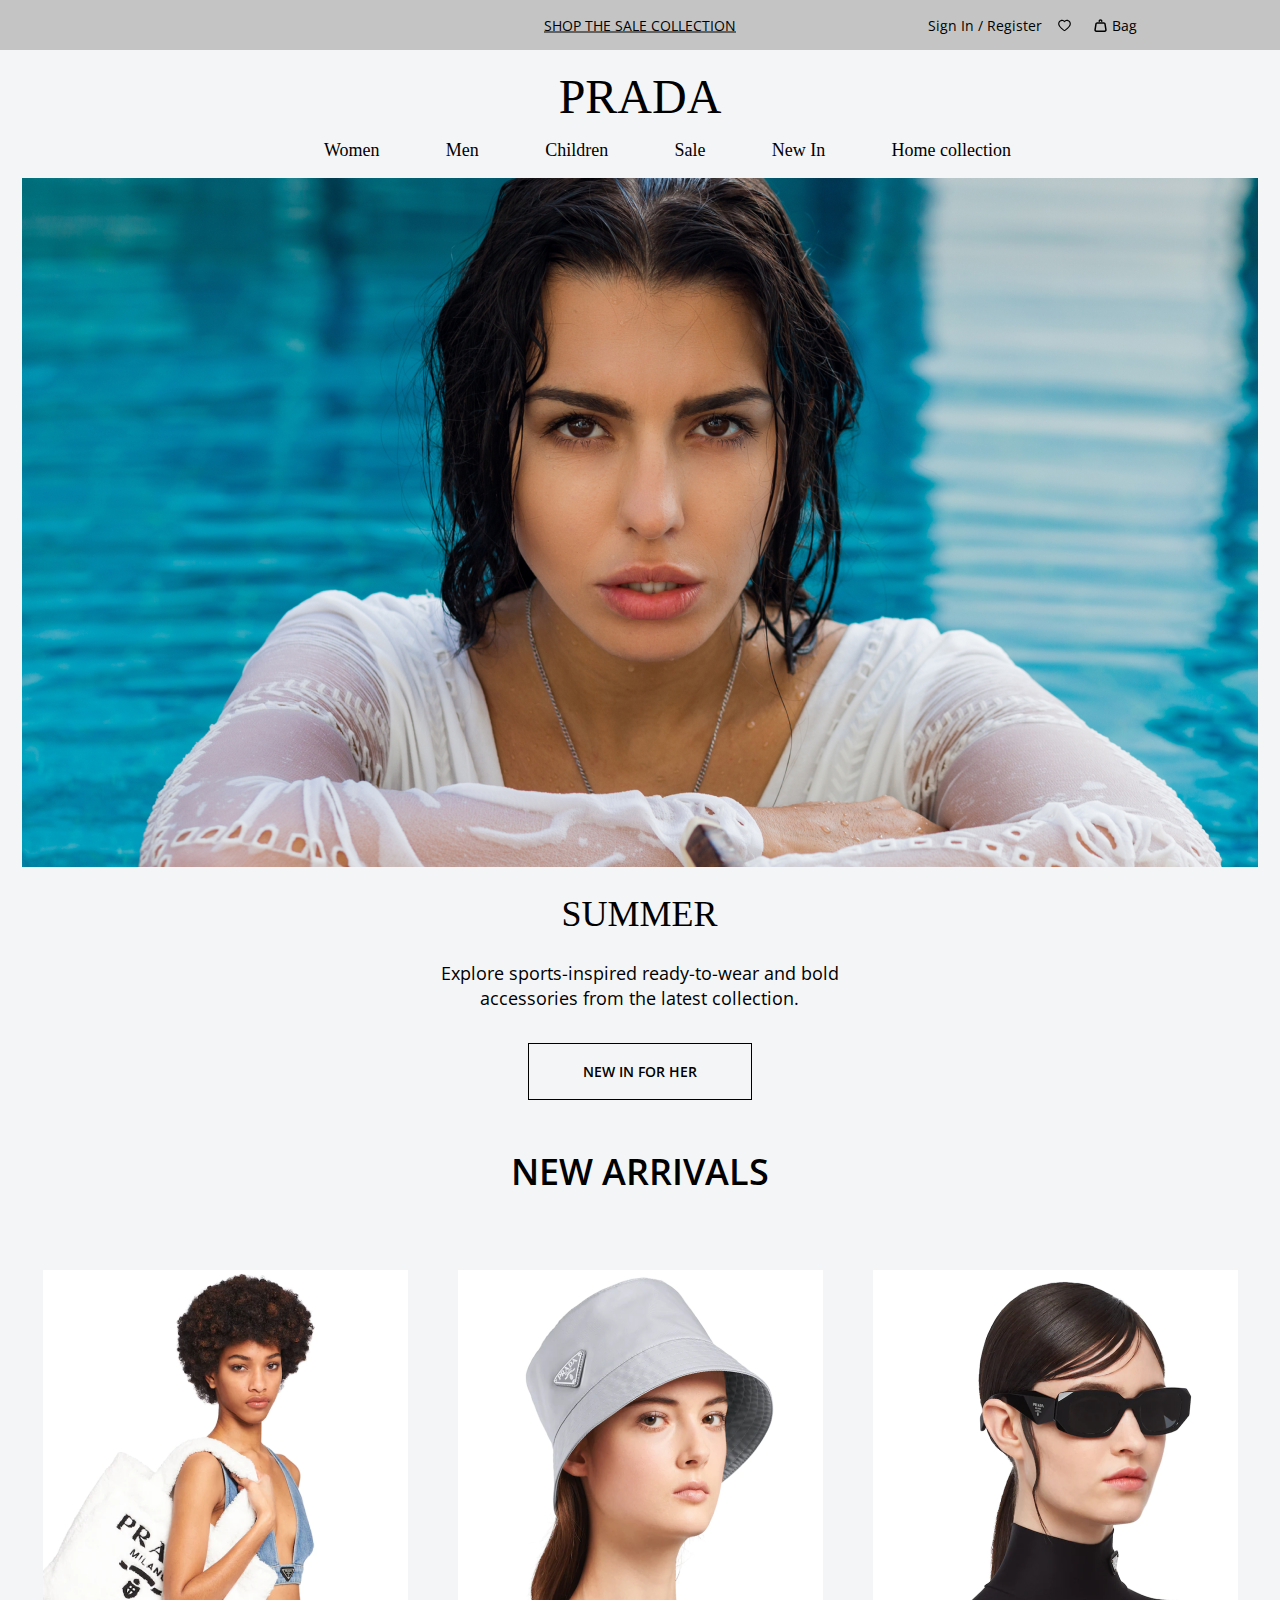
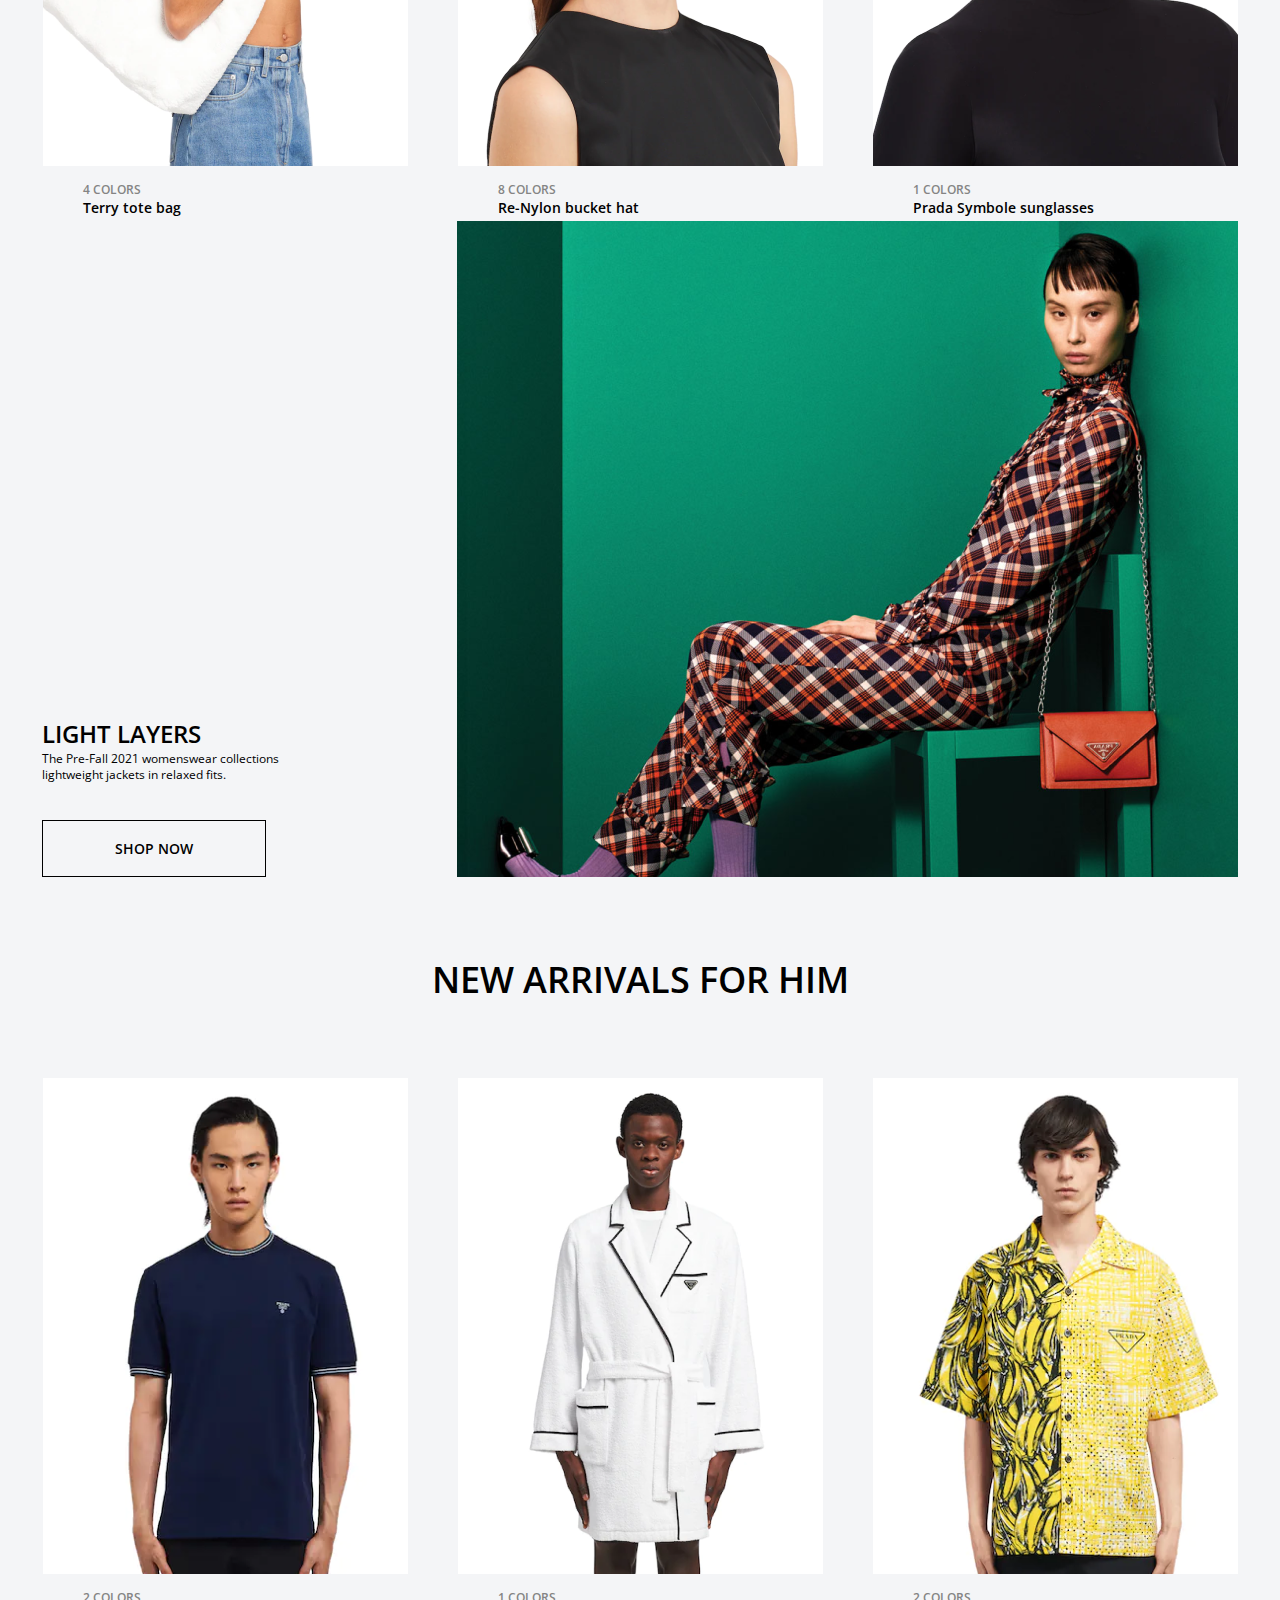
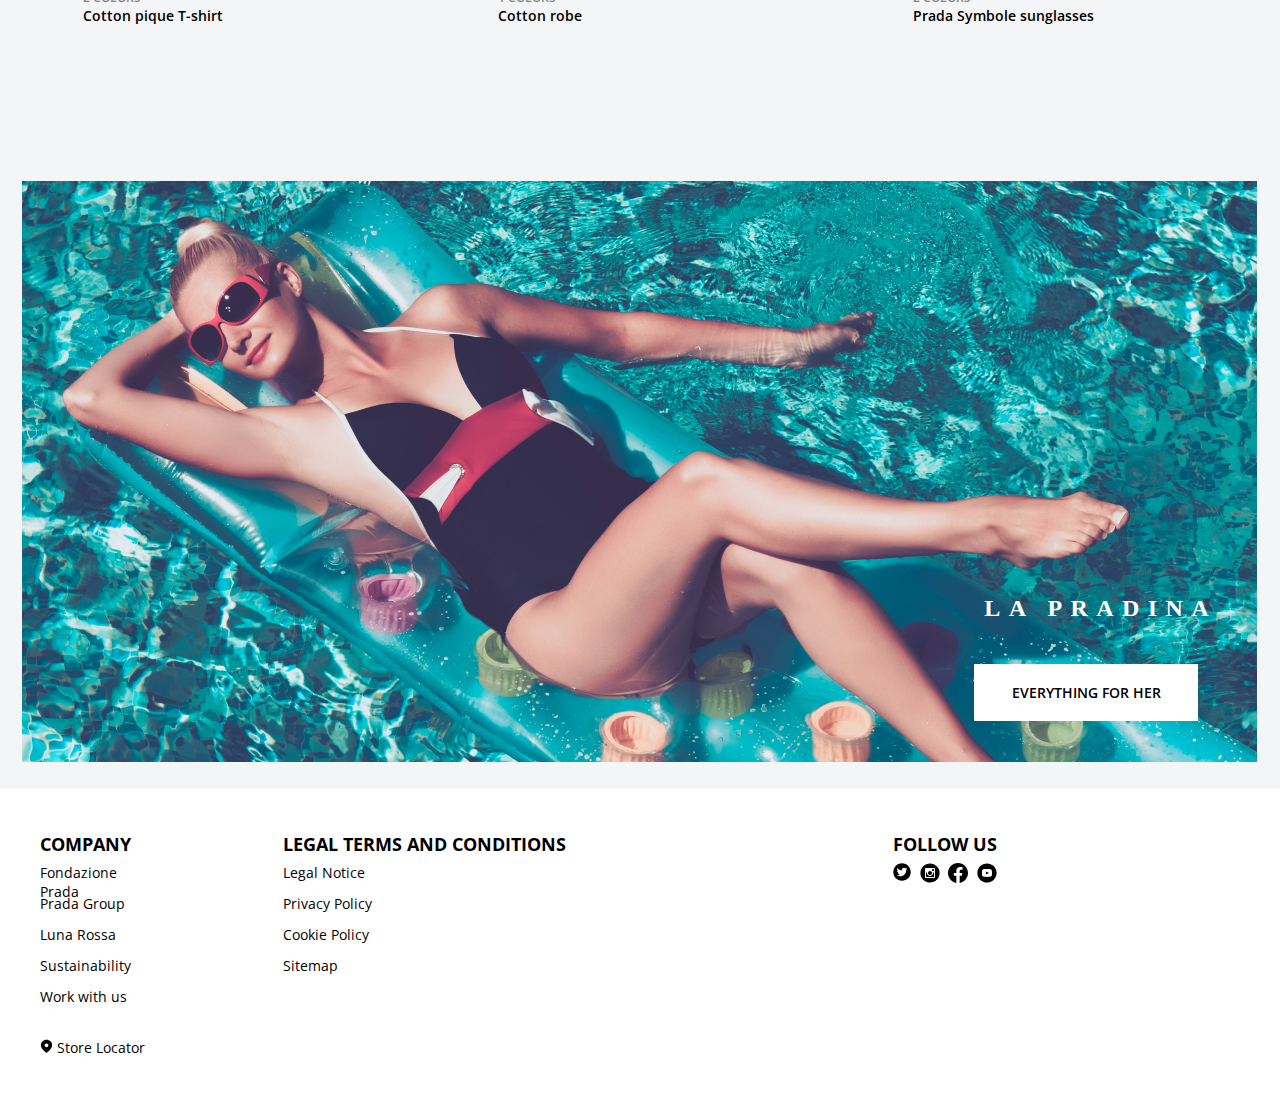
<file: exercise-1/index.html>
<html lang="en">
  <head>
    <meta charset="UTF-8" />
    <meta name="viewport" content="width=device-width, initial-scale=1.0" />
    <title>Document</title>
    <link rel="stylesheet" href="./style.css" />
    <link
      rel="stylesheet"
      href="https://fonts.googleapis.com/css2?family=Open+Sans&display=swap"
    />
  </head>
  <body>
    <header>
      <div class="header-title">SHOP THE SALE COLLECTION</div>
      <div class="header-links">
        <a href="" class="remove-link">Sign In / Register</a>
        <a href="" class="remove-link"
          ><img id="heart" src="./assets/ant-design_heart-outlined.svg" alt=""
        /></a>
        <a href="" class="flex remove-link" id="bag">
          <img src="./assets/iconoir_shopping-bag.svg" alt="" />
          <div style="margin-left: 4px">Bag</div>
        </a>
      </div>
    </header>
    <main>
      <div class="main-container">
        <div class="title">PRADA</div>
        <ul class="nav-ul">
          <li><a class="remove-link" href="">Women</a></li>
          <li><a class="remove-link" href="">Men</a></li>
          <li><a class="remove-link" href="">Children</a></li>
          <li><a class="remove-link" href="">Sale</a></li>
          <li><a class="remove-link" href="">New In</a></li>
          <li><a class="remove-link" href="">Home collection</a></li>
        </ul>
        <div class="hero-container">
          <img
            class="hero"
            src="./assets/sexy-woman-with-boho-accsessorises-posing-in-pool-2021-04-06-18-50-44-utc 1.png"
            alt=""
          />
        </div>
        <div class="summer">
          <div class="summer-title">SUMMER</div>
          <p class="summer-text">
            Explore sports-inspired ready-to-wear and bold accessories from the
            latest collection.
          </p>
          <div class="flex-justify-center">
            <button class="summer-btn">NEW IN FOR HER</button>
          </div>
        </div>
        <div class="new-arrivals">
          <div class="new-arrivals-title">NEW ARRIVALS</div>
          <div class="items-container">
            <div class="item">
              <img class="item-image" src="./assets/Mask Group.png" alt="" />
              <div class="item-description">
                <div class="item-selection">4 COLORS</div>
                <div class="item-name">Terry tote bag</div>
              </div>
            </div>
            <div class="item">
              <img class="item-image" src="./assets/Rectangle 6.png" alt="" />
              <div class="item-description">
                <div class="item-selection">8 COLORS</div>
                <div class="item-name">Re-Nylon bucket hat</div>
              </div>
            </div>
            <div class="item">
              <img class="item-image" src="./assets/Rectangle 7.png" alt="" />
              <div class="item-description">
                <div class="item-selection">1 COLORS</div>
                <div class="item-name">Prada Symbole sunglasses</div>
              </div>
            </div>
          </div>
        </div>
        <div class="light-layers">
          <div class="light-layers-details">
            <div class="light-layers-title">LIGHT LAYERS</div>
            <p class="light-layers-text">
              The Pre-Fall 2021 womenswear collections lightweight jackets in
              relaxed fits.
            </p>
            <button class="light-layers-btn">SHOP NOW</button>
          </div>
          <div class="light-layers-image">
            <img src="./assets/image 4.png" alt="" />
          </div>
        </div>
        <div class="new-arrivals">
          <div class="new-arrivals-title">NEW ARRIVALS FOR HIM</div>
          <div class="items-container">
            <div class="item">
              <img class="item-image" src="./assets/Mask Group2.png" alt="" />
              <div class="item-description">
                <div class="item-selection">2 COLORS</div>
                <div class="item-name">Cotton pique T-shirt</div>
              </div>
            </div>
            <div class="item">
              <img class="item-image" src="./assets/Mask Group3.png" alt="" />
              <div class="item-description">
                <div class="item-selection">1 COLORS</div>
                <div class="item-name">Cotton robe</div>
              </div>
            </div>
            <div class="item">
              <img class="item-image" src="./assets/Mask Group4.png" alt="" />
              <div class="item-description">
                <div class="item-selection">2 COLORS</div>
                <div class="item-name">Prada Symbole sunglasses</div>
              </div>
            </div>
          </div>
        </div>
        <div class="bottom-hero">
          <div class="bottom-hero-decorations">
            <div class="bottom-hero-text">LA PRADINA</div>
            <button class="bottom-hero-btn">EVERYTHING FOR HER</button>
          </div>
          <img
            src="./assets/pin-up-girl-in-the-swimming-pool-2021-04-02-20-10-21-utc 1.png"
            alt=""
          />
        </div>
      </div>
    </main>
    <footer>
      <div class="footer-wrapper">
        <div class="company-wrapper">
          <div class="footer-title">COMPANY</div>
          <a class="footer-link" href="">Fondazione Prada</a>
          <a class="footer-link" href="">Prada Group</a>
          <a class="footer-link" href="">Luna Rossa</a>
          <a class="footer-link" href="">Sustainability</a>
          <a class="footer-link" href="">Work with us</a>
          <a style="margin-top: 32px" class="footer-link" href="">
            <img src="./assets/pin.svg" alt="" />
            Store Locator</a
          >
        </div>
        <div class="terms-wrapper">
          <div class="footer-title">LEGAL TERMS AND CONDITIONS</div>
          <a class="footer-link" href="">Legal Notice</a>
          <a class="footer-link" href="">Privacy Policy</a>
          <a class="footer-link" href="">Cookie Policy</a>
          <a class="footer-link" href="">Sitemap</a>
        </div>
        <div class="follow-us">
          <div class="footer-title">FOLLOW US</div>
          <div class="icons-container">
            <a href=""><img src="./assets/twitter.svg" alt="" /></a>
            <a href=""><img src="./assets/instagram.svg" alt="" /></a>
            <a href=""><img src="./assets/facebook.svg" alt="" /></a>
            <a href=""><img src="./assets/youtube.svg" alt="" /></a>
          </div>
        </div>
      </div>
    </footer>
  </body>
</html>
</file>
<file: exercise-1/style.css>
body {
  margin: 0;
}
header {
  background: #c4c4c4;
  position: relative;
  height: 50px;
  opacity: 0.5px;
  font-family: "Open Sans";
}

.header-title {
  position: absolute;
  left: 50%;
  top: 50%;
  transform: translateX(-50%);
  transform: translate(-50%, -50%);
  font-style: normal;
  font-weight: 400;
  font-size: 14px;
  line-height: 19px;
  text-align: center;

  color: #000000;
  text-decoration: underline;
}

.header-links {
  position: absolute;
  right: 143px;
  display: flex;
  align-items: center;
  height: 50px;
  font-style: normal;
  font-weight: 400;
  font-size: 14px;
  line-height: 19px;
  text-align: center;

  color: #000000;
}

.flex {
  display: flex;
}
.flex-justify-center {
  display: flex;
  justify-content: center;
}

#bag {
  margin-left: 21px;
}

#heart {
  margin-left: 15px;
}
body {
  background: #f4f5f7;
}
.main-container {
  display: flex;
  flex-direction: column;
  justify-content: center;
  margin-left: auto;
  margin-right: auto;
  width: 1236;
  position: relative;
  font-family: "Modern No. 20";
}

.title {
  width: 166px;
  height: 51px;
  margin-left: auto;
  margin-right: auto;
  margin-top: 21px;
  font-style: normal;
  font-weight: 400;
  font-size: 48px;
  line-height: 51px;
  text-align: center;
  color: #000000;
}

.nav-ul {
  margin-left: 262px;
  margin-right: 247px;
  margin-top: 19;
  margin-bottom: 18px;
  display: flex;
  justify-content: space-between;
  text-decoration: none;
  list-style-type: none;
}

.nav-ul li {
  height: 19px;
  font-family: "Modern No. 20";
  font-style: normal;
  font-weight: 400;
  font-size: 18px;
  line-height: 19px;
  text-align: center;
  color: #000000;
}

.hero-container {
  display: flex;
  justify-content: center;
}
.hero {
  width: 1236;
  height: 689px;
}

.summer {
  margin: 26px 383px 47px 382px;
}

.summer-title {
  height: 50px;
  font-family: "Modern No. 20";
  font-size: 36px;
  line-height: 42px;
  text-align: center;
  color: #000000;
  margin-bottom: 13px;
}

.summer-text {
  height: 50px;
  font-family: "Open Sans";
  font-style: normal;
  font-weight: 400;
  font-size: 18px;
  line-height: 25px;
  text-align: center;
  color: #000000;
  margin-bottom: 32;
}

.summer-btn {
  width: 224px;
  height: 57px;
  background-color: transparent;
  box-sizing: border-box;
  border: 1px solid #000000;
  font-family: "Open Sans";
  font-style: normal;
  font-weight: 600;
  font-size: 14px;
  line-height: 19px;
  text-align: center;

  color: #000000;
}

.new-arrivals {
  margin-left: 20px;
  margin-right: 20px;
  height: 674px;
}

.new-arrivals-title {
  margin-left: auto;
  margin-right: auto;
  margin-bottom: 74px;
  height: 49px;

  font-family: "Open Sans";
  font-style: normal;
  font-weight: 600;
  font-size: 36px;
  line-height: 49px;
  text-align: center;

  color: #000000;
}

.items-container {
  display: flex;
  justify-content: center;
  gap: 50px;
}

.item {
  width: 365px;
  height: 551px;
}

.item-image {
  width: 365px;
  height: 496px;
}

.item-description {
  margin-left: 40px;
  margin-top: 16px;
}

.item-selection {
  height: 16px;
  font-family: "Open Sans";
  font-style: normal;
  font-weight: 600;
  font-size: 12px;
  line-height: 16px;
  color: #848484;
}
.item-name {
  height: 19px;
  font-family: "Open Sans";
  font-style: normal;
  font-weight: 600;
  font-size: 14px;
  line-height: 19px;

  color: #000000;
}

.light-layers {
  position: relative;
  margin-right: 20px;
  height: 657px;
  /* width: 1216px; */
  display: grid;
  grid-template-columns: 435px 781px;
  margin-bottom: 77px;
}

.light-layers-details {
  position: absolute;
  bottom: 0px;
  left: 0px;
  width: 260px;
  height: 161px;
  margin-left: 20px;
}

.light-layers-image {
  position: absolute;
  right: 0px;
  width: 781px;
  height: 656px;
}

.light-layers-title {
  width: 161px;
  height: 33px;

  font-family: "Open Sans";
  font-style: normal;
  font-weight: 600;
  font-size: 24px;
  line-height: 33px;

  color: #000000;
}

.light-layers-text {
  width: 240px;
  height: 32px;
  margin-top: 1px;
  margin-bottom: 37px;
  font-family: "Open Sans";
  font-style: normal;
  font-weight: 400;
  font-size: 12px;
  line-height: 16px;

  color: #000000;
}

.light-layers-btn {
  width: 224px;
  height: 57px;
  background-color: transparent;
  box-sizing: border-box;
  border: 1px solid #000000;
  font-family: "Open Sans";
  font-style: normal;
  font-weight: 600;
  font-size: 14px;
  line-height: 19px;
  text-align: center;

  color: #000000;
}

.bottom-hero {
  margin-top: 152px;
  margin-bottom: 27px;
  width: 1236px;
  position: relative;
}
.bottom-hero-decorations {
  position: absolute;
  right: 41px;
  bottom: 41px;
}

.bottom-hero-btn {
  /* Rectangle 16 */
  width: 224px;
  height: 57px;

  background: #ffffff;

  width: 224px;
  height: 57px;
  box-sizing: border-box;
  border: none;
  font-family: "Open Sans";
  font-style: normal;
  font-weight: 600;
  font-size: 14px;
  line-height: 19px;
  text-align: center;
  margin-top: 42px;
  color: #000000;
}

.bottom-hero-text {
  font-family: "Segoe UI";
  font-style: normal;
  font-weight: 600;
  font-size: 24px;
  text-align: right;
  letter-spacing: 0.35em;

  color: #ffffff;
  margin-left: 10px;
}

footer {
  height: 321px;
  background: #ffffff;
  display: flex;
  justify-content: center;
}
.footer-wrapper {
  width: 1236;
  display: flex;
}

.company-wrapper {
  width: 118px;
  height: 174px;
  margin-left: 18px;
  margin-top: 43px;
}

.footer-title {
  height: 25px;

  font-family: "Open Sans";
  font-style: normal;
  font-weight: 700;
  font-size: 18px;
  line-height: 25px;

  color: #000000;
  margin-bottom: 6px;
}
.footer-link {
  display: block;
  margin-bottom: 12px;
  text-decoration: none;

  height: 19px;

  font-family: "Open Sans";
  font-style: normal;
  font-weight: 400;
  font-size: 14px;
  line-height: 19px;

  color: #000000;
}

.terms-wrapper {
  width: 285px;
  height: 137px;
  margin-left: 125px;
  margin-top: 43px;
}

.follow-us {
  margin-left: 325px;
  margin-top: 43px;
}
.icons-container {
  display: flex;
  justify-content: space-between;
}

.remove-link {
  text-decoration: none;
  color: #000000;
}
</file>
